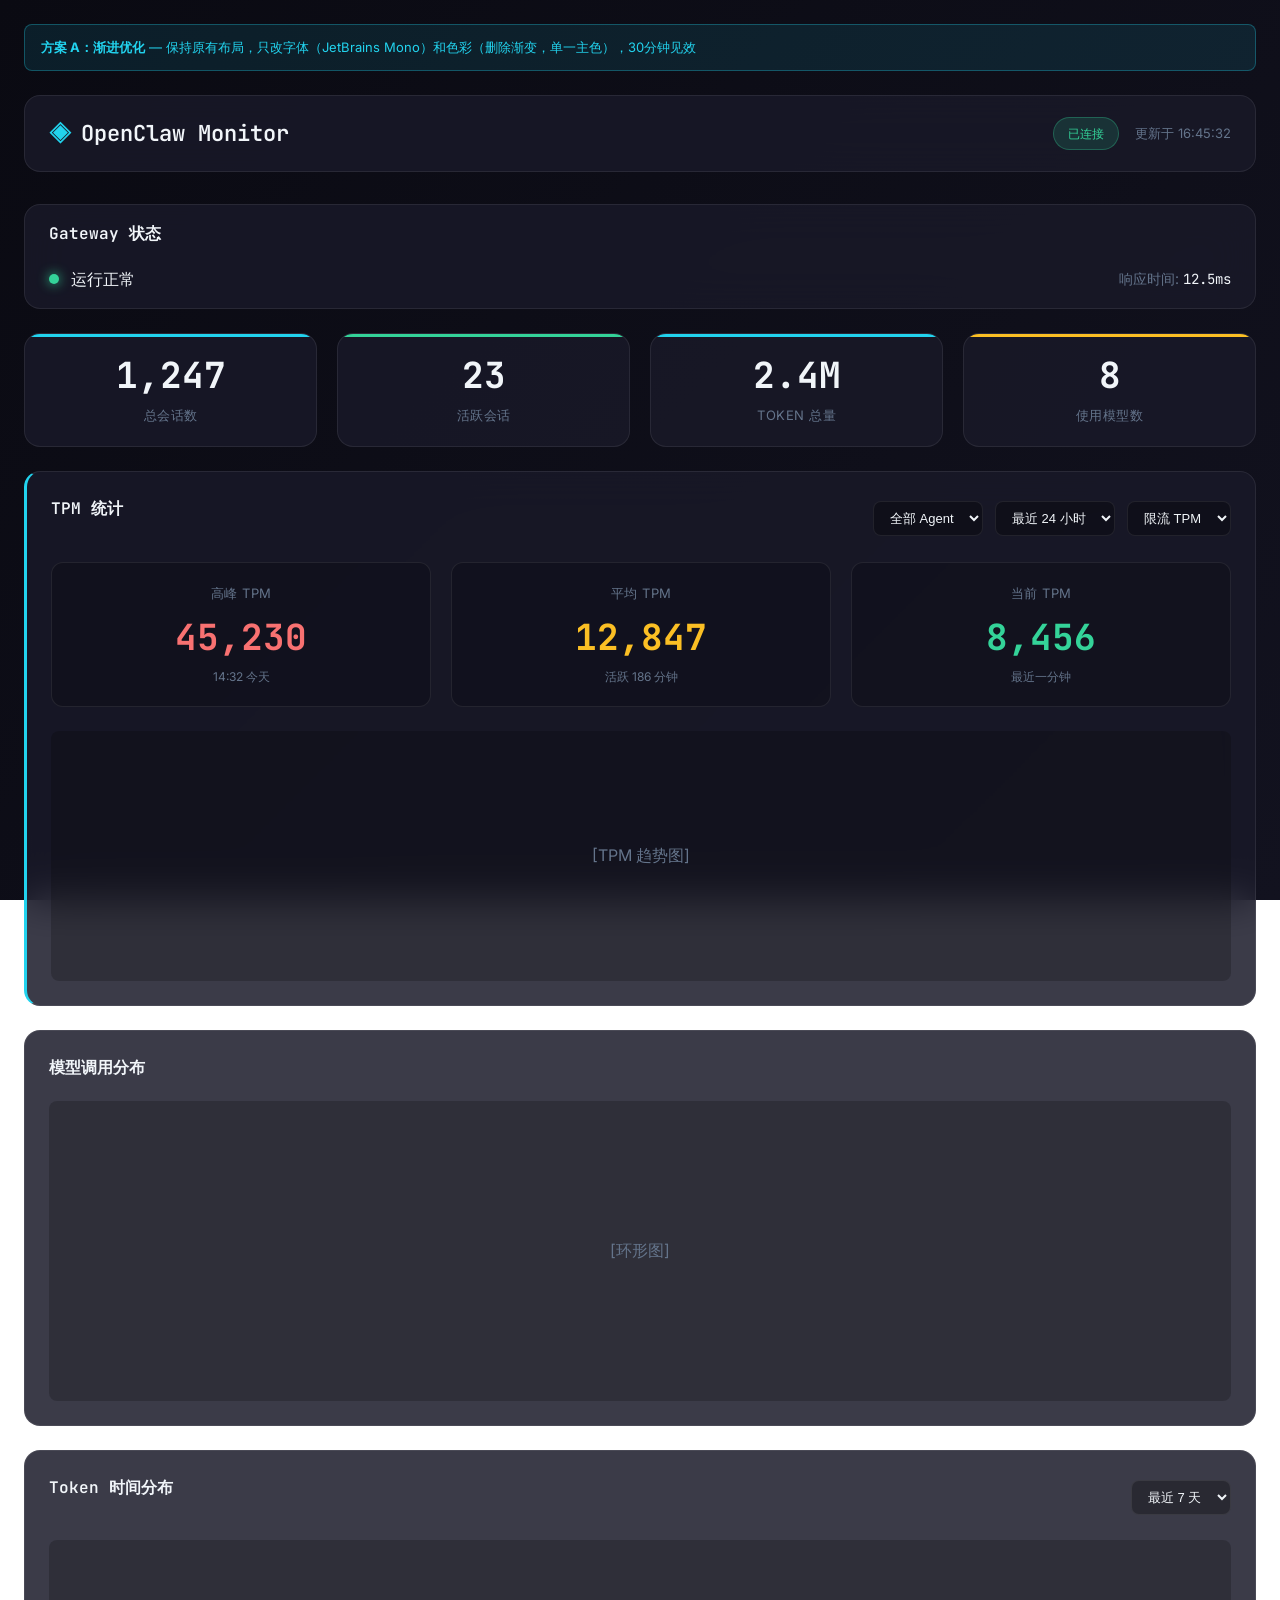
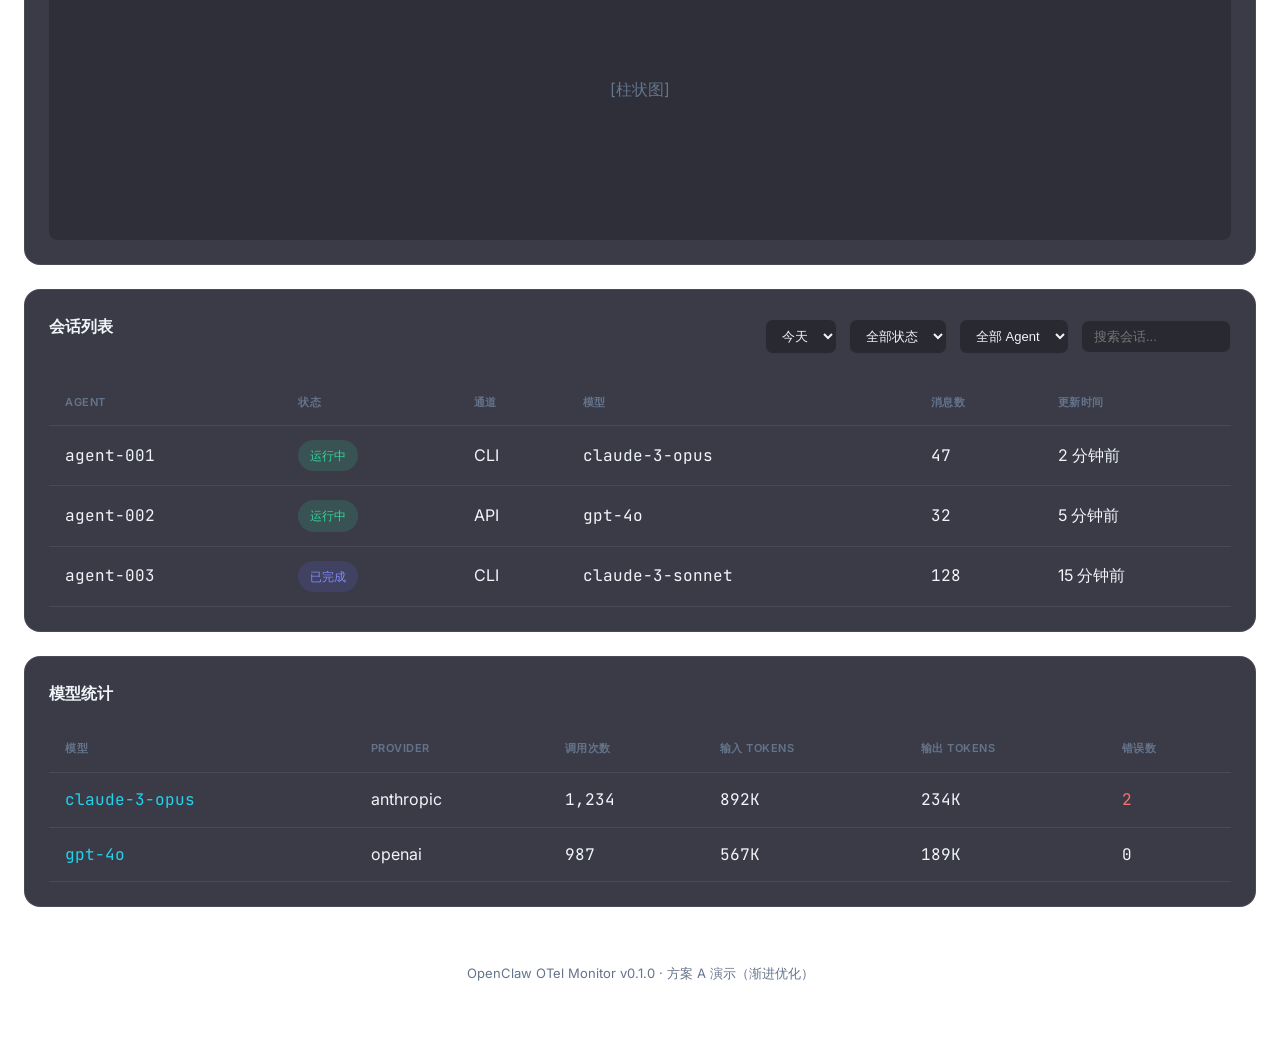
<file: demo-plan-a.html>
<!DOCTYPE html>
<html lang="zh-CN">
<head>
    <meta charset="UTF-8">
    <meta name="viewport" content="width=device-width, initial-scale=1.0">
    <title>OpenClaw Monitor - 方案 A 演示（渐进优化）</title>
    <link rel="preconnect" href="https://fonts.googleapis.com">
    <link rel="preconnect" href="https://fonts.gstatic.com" crossorigin>
    <link href="https://fonts.googleapis.com/css2?family=JetBrains+Mono:wght@400;500;600;700&family=Inter:wght@400;500;600&display=swap" rel="stylesheet">
    <style>
        /* 方案 A：渐进优化 - 保持原有布局，只改字体和色彩 */
        
        *, *::before, *::after {
            margin: 0;
            padding: 0;
            box-sizing: border-box;
        }

        :root {
            /* Background - 保持原有 */
            --bg-gradient-start: #0a0a12;
            --bg-gradient-end: #12121f;
            
            /* Card */
            --card-bg: rgba(25, 25, 40, 0.85);
            --card-border: rgba(255, 255, 255, 0.08);
            
            /* 精简后的色彩系统 - 单一主色 */
            --primary: #22d3ee;  /* 青色作为唯一主色 */
            --success: #34d399;
            --warning: #fbbf24;
            --error: #f87171;
            
            /* Text */
            --text-primary: #f1f5f9;
            --text-secondary: #94a3b8;
            --text-muted: #64748b;
        }

        body {
            font-family: 'Inter', -apple-system, BlinkMacSystemFont, sans-serif;
            background: linear-gradient(135deg, var(--bg-gradient-start) 0%, var(--bg-gradient-end) 100%);
            background-attachment: fixed;
            color: var(--text-primary);
            line-height: 1.6;
            min-height: 100vh;
        }

        /* JetBrains Mono for numbers */
        .mono, .stat-value, .tpm-stat-value, td:nth-child(4), td:nth-child(5) {
            font-family: 'JetBrains Mono', monospace;
        }

        .container {
            max-width: 1400px;
            margin: 0 auto;
            padding: 24px;
        }

        /* Header */
        header {
            display: flex;
            justify-content: space-between;
            align-items: center;
            margin-bottom: 32px;
            padding: 20px 24px;
            background: var(--card-bg);
            backdrop-filter: blur(20px);
            border: 1px solid var(--card-border);
            border-radius: 16px;
        }

        header h1 {
            font-family: 'JetBrains Mono', monospace;
            font-size: 22px;
            font-weight: 600;
            color: var(--text-primary);
            display: flex;
            align-items: center;
            gap: 10px;
        }

        .status-bar {
            display: flex;
            gap: 16px;
            align-items: center;
        }

        .status-badge {
            padding: 6px 14px;
            border-radius: 20px;
            font-size: 12px;
            font-weight: 500;
            background: rgba(52, 211, 153, 0.15);
            color: var(--success);
            border: 1px solid rgba(52, 211, 153, 0.3);
        }

        /* Cards */
        .card {
            background: var(--card-bg);
            backdrop-filter: blur(20px);
            border: 1px solid var(--card-border);
            border-radius: 16px;
            padding: 24px;
            margin-bottom: 24px;
        }

        .card h2 {
            font-family: 'JetBrains Mono', monospace;
            font-size: 16px;
            font-weight: 600;
            margin-bottom: 20px;
            color: var(--text-primary);
        }

        .card-header {
            display: flex;
            justify-content: space-between;
            align-items: center;
            margin-bottom: 20px;
        }

        /* Gateway Card - 缩小高度 */
        .gateway-card {
            padding: 16px 24px;
        }

        .gateway-info {
            display: flex;
            justify-content: space-between;
            align-items: center;
        }

        .gateway-status {
            display: flex;
            align-items: center;
            gap: 12px;
            font-size: 16px;
        }

        .status-indicator {
            width: 10px;
            height: 10px;
            border-radius: 50%;
            background-color: var(--success);
            box-shadow: 0 0 12px var(--success);
            animation: pulse 2s infinite;
        }

        @keyframes pulse {
            0%, 100% { opacity: 1; transform: scale(1); }
            50% { opacity: 0.7; transform: scale(0.95); }
        }

        /* Stats Grid - 数值字号缩小 */
        .stats-grid {
            display: grid;
            grid-template-columns: repeat(4, 1fr);
            gap: 20px;
            margin-bottom: 24px;
        }

        .stat-card {
            background: var(--card-bg);
            border: 1px solid var(--card-border);
            border-radius: 16px;
            padding: 20px;
            text-align: center;
            position: relative;
            overflow: hidden;
        }

        /* 单色渐变条，不再用多色 */
        .stat-card::before {
            content: '';
            position: absolute;
            top: 0;
            left: 0;
            right: 0;
            height: 3px;
            background: var(--primary);
        }

        .stat-card:nth-child(2)::before { background: var(--success); }
        .stat-card:nth-child(3)::before { background: var(--primary); }
        .stat-card:nth-child(4)::before { background: var(--warning); }

        /* 关键改动：数值改为纯白，不用渐变 */
        .stat-value {
            font-size: 36px;
            font-weight: 700;
            color: var(--text-primary);  /* 纯白，不用渐变 */
            line-height: 1.2;
        }

        .stat-label {
            font-size: 13px;
            color: var(--text-muted);
            margin-top: 8px;
            text-transform: uppercase;
            letter-spacing: 0.5px;
        }

        /* TPM Card */
        .tpm-card {
            border-left: 3px solid var(--primary);
        }

        .tpm-stats-grid {
            display: grid;
            grid-template-columns: repeat(3, 1fr);
            gap: 20px;
            margin-bottom: 24px;
        }

        .tpm-stat-item {
            text-align: center;
            padding: 20px;
            background: rgba(0, 0, 0, 0.2);
            border-radius: 12px;
            border: 1px solid var(--card-border);
        }

        .tpm-stat-label {
            font-size: 13px;
            color: var(--text-muted);
            margin-bottom: 12px;
            text-transform: uppercase;
            letter-spacing: 0.5px;
        }

        /* 关键改动：数值用纯色，不用渐变 */
        .tpm-stat-value {
            font-size: 36px;
            font-weight: 700;
            line-height: 1.2;
        }

        .tpm-stat-value.peak { color: var(--error); }
        .tpm-stat-value.avg { color: var(--warning); }
        .tpm-stat-value.current { color: var(--success); }

        .tpm-stat-time {
            font-size: 12px;
            color: var(--text-muted);
            margin-top: 8px;
        }

        /* Filters */
        .filters {
            display: flex;
            gap: 12px;
            flex-wrap: wrap;
            align-items: center;
        }

        .filters select, .filters input {
            padding: 8px 12px;
            border: 1px solid var(--card-border);
            border-radius: 8px;
            background: rgba(0, 0, 0, 0.3);
            color: var(--text-primary);
            font-size: 13px;
        }

        /* Charts */
        .chart-container {
            height: 250px;
            background: rgba(0, 0, 0, 0.2);
            border-radius: 8px;
            display: flex;
            align-items: center;
            justify-content: center;
            color: var(--text-muted);
        }

        /* Tables */
        .sessions-table, .models-table {
            width: 100%;
            border-collapse: collapse;
        }

        .sessions-table th, .sessions-table td,
        .models-table th, .models-table td {
            padding: 14px 16px;
            text-align: left;
            border-bottom: 1px solid var(--card-border);
        }

        .sessions-table th, .models-table th {
            font-size: 11px;
            font-weight: 600;
            color: var(--text-muted);
            text-transform: uppercase;
            letter-spacing: 0.5px;
        }

        .sessions-table tr:hover, .models-table tr:hover {
            background: rgba(255, 255, 255, 0.02);
        }

        /* Status Cell */
        .status-cell {
            display: inline-flex;
            align-items: center;
            padding: 6px 12px;
            border-radius: 20px;
            font-size: 12px;
            font-weight: 500;
        }

        .status-cell.WORKING {
            background: rgba(52, 211, 153, 0.15);
            color: var(--success);
        }

        .status-cell.FINISHED {
            background: rgba(99, 102, 241, 0.15);
            color: #818cf8;
        }

        .status-cell.INTERRUPTED {
            background: rgba(248, 113, 113, 0.15);
            color: var(--error);
        }

        /* Footer */
        footer {
            text-align: center;
            padding: 32px;
            color: var(--text-muted);
            font-size: 13px;
        }

        /* Demo Note */
        .demo-note {
            background: rgba(34, 211, 238, 0.1);
            border: 1px solid rgba(34, 211, 238, 0.3);
            border-radius: 8px;
            padding: 12px 16px;
            margin-bottom: 24px;
            font-size: 13px;
            color: var(--primary);
        }

        /* Responsive */
        @media (max-width: 1024px) {
            .stats-grid {
                grid-template-columns: repeat(2, 1fr);
            }
        }

        @media (max-width: 768px) {
            .stats-grid {
                grid-template-columns: 1fr;
            }
        }
    </style>
</head>
<body>
    <div class="container">
        <div class="demo-note">
            <strong>方案 A：渐进优化</strong> — 保持原有布局，只改字体（JetBrains Mono）和色彩（删除渐变，单一主色），30分钟见效
        </div>

        <header>
            <h1>
                <span style="color: var(--primary);">◈</span>
                OpenClaw Monitor
            </h1>
            <div class="status-bar">
                <span class="status-badge">已连接</span>
                <span style="color: var(--text-muted); font-size: 13px;">更新于 16:45:32</span>
            </div>
        </header>

        <!-- Gateway Status - 缩小 -->
        <section class="card gateway-card">
            <h2>Gateway 状态</h2>
            <div class="gateway-info">
                <div class="gateway-status">
                    <span class="status-indicator"></span>
                    <span>运行正常</span>
                </div>
                <div style="color: var(--text-muted); font-size: 14px;">
                    响应时间: <span class="mono" style="color: var(--text-primary);">12.5ms</span>
                </div>
            </div>
        </section>

        <!-- Quick Stats -->
        <section class="stats-grid">
            <div class="stat-card">
                <div class="stat-value">1,247</div>
                <div class="stat-label">总会话数</div>
            </div>
            <div class="stat-card">
                <div class="stat-value">23</div>
                <div class="stat-label">活跃会话</div>
            </div>
            <div class="stat-card">
                <div class="stat-value">2.4M</div>
                <div class="stat-label">Token 总量</div>
            </div>
            <div class="stat-card">
                <div class="stat-value">8</div>
                <div class="stat-label">使用模型数</div>
            </div>
        </section>

        <!-- TPM Stats -->
        <section class="card tpm-card">
            <div class="card-header">
                <h2>TPM 统计</h2>
                <div class="filters">
                    <select><option>全部 Agent</option></select>
                    <select><option>最近 24 小时</option></select>
                    <select><option>限流 TPM</option></select>
                </div>
            </div>
            <div class="tpm-stats-grid">
                <div class="tpm-stat-item">
                    <div class="tpm-stat-label">高峰 TPM</div>
                    <div class="tpm-stat-value peak">45,230</div>
                    <div class="tpm-stat-time">14:32 今天</div>
                </div>
                <div class="tpm-stat-item">
                    <div class="tpm-stat-label">平均 TPM</div>
                    <div class="tpm-stat-value avg">12,847</div>
                    <div class="tpm-stat-time">活跃 186 分钟</div>
                </div>
                <div class="tpm-stat-item">
                    <div class="tpm-stat-label">当前 TPM</div>
                    <div class="tpm-stat-value current">8,456</div>
                    <div class="tpm-stat-time">最近一分钟</div>
                </div>
            </div>
            <div class="chart-container">[TPM 趋势图]</div>
        </section>

        <!-- Model Distribution -->
        <section class="card">
            <h2>模型调用分布</h2>
            <div class="chart-container" style="height: 300px;">[环形图]</div>
        </section>

        <!-- Token Distribution -->
        <section class="card">
            <div class="card-header">
                <h2>Token 时间分布</h2>
                <div class="filters">
                    <select><option>最近 7 天</option></select>
                </div>
            </div>
            <div class="chart-container" style="height: 300px;">[柱状图]</div>
        </section>

        <!-- Sessions -->
        <section class="card">
            <div class="card-header">
                <h2>会话列表</h2>
                <div class="filters">
                    <select><option>今天</option></select>
                    <select><option>全部状态</option></select>
                    <select><option>全部 Agent</option></select>
                    <input type="text" placeholder="搜索会话..." style="width: 150px;">
                </div>
            </div>
            <table class="sessions-table">
                <thead>
                    <tr>
                        <th>Agent</th>
                        <th>状态</th>
                        <th>通道</th>
                        <th>模型</th>
                        <th>消息数</th>
                        <th>更新时间</th>
                    </tr>
                </thead>
                <tbody>
                    <tr>
                        <td class="mono">agent-001</td>
                        <td><span class="status-cell WORKING">运行中</span></td>
                        <td>CLI</td>
                        <td>claude-3-opus</td>
                        <td class="mono">47</td>
                        <td>2 分钟前</td>
                    </tr>
                    <tr>
                        <td class="mono">agent-002</td>
                        <td><span class="status-cell WORKING">运行中</span></td>
                        <td>API</td>
                        <td>gpt-4o</td>
                        <td class="mono">32</td>
                        <td>5 分钟前</td>
                    </tr>
                    <tr>
                        <td class="mono">agent-003</td>
                        <td><span class="status-cell FINISHED">已完成</span></td>
                        <td>CLI</td>
                        <td>claude-3-sonnet</td>
                        <td class="mono">128</td>
                        <td>15 分钟前</td>
                    </tr>
                </tbody>
            </table>
        </section>

        <!-- Model Stats -->
        <section class="card">
            <h2>模型统计</h2>
            <table class="models-table">
                <thead>
                    <tr>
                        <th>模型</th>
                        <th>Provider</th>
                        <th>调用次数</th>
                        <th>输入 Tokens</th>
                        <th>输出 Tokens</th>
                        <th>错误数</th>
                    </tr>
                </thead>
                <tbody>
                    <tr>
                        <td class="mono" style="color: var(--primary);">claude-3-opus</td>
                        <td>anthropic</td>
                        <td class="mono">1,234</td>
                        <td class="mono">892K</td>
                        <td class="mono">234K</td>
                        <td class="mono" style="color: var(--error);">2</td>
                    </tr>
                    <tr>
                        <td class="mono" style="color: var(--primary);">gpt-4o</td>
                        <td>openai</td>
                        <td class="mono">987</td>
                        <td class="mono">567K</td>
                        <td class="mono">189K</td>
                        <td class="mono">0</td>
                    </tr>
                </tbody>
            </table>
        </section>

        <footer>
            OpenClaw OTel Monitor v0.1.0 · 方案 A 演示（渐进优化）
        </footer>
    </div>
</body>
</html>
</file>
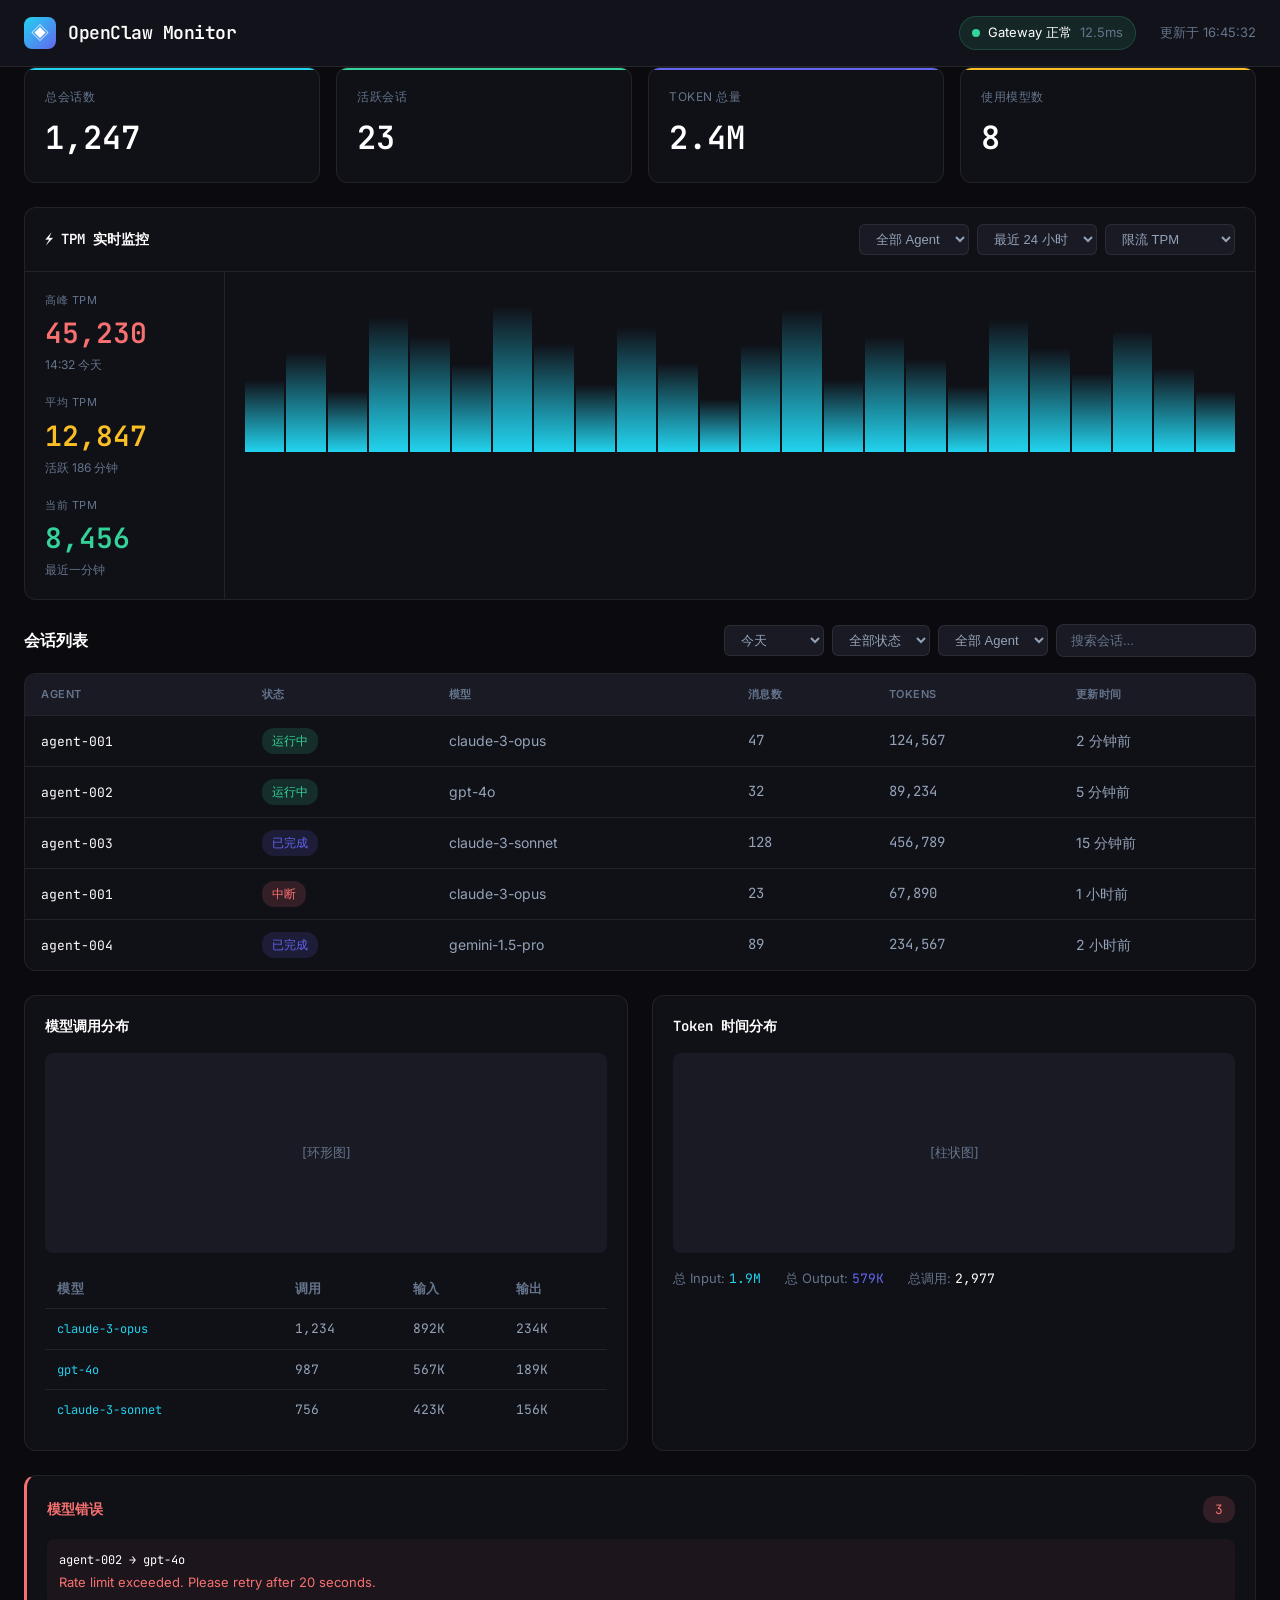
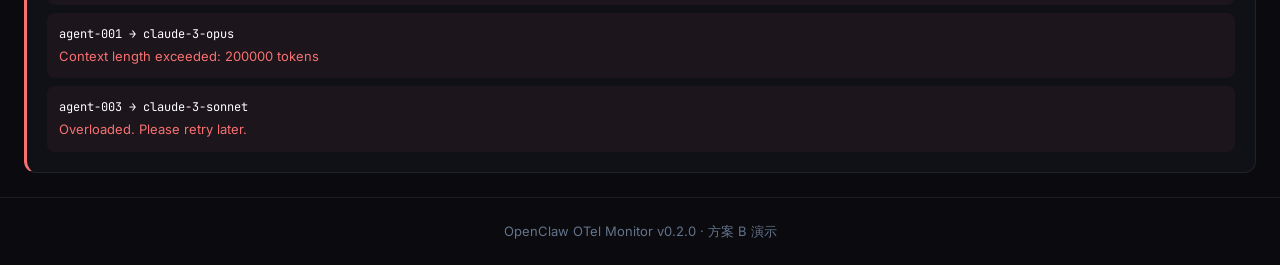
<file: demo-plan-b.html>
<!DOCTYPE html>
<html lang="zh-CN">
<head>
    <meta charset="UTF-8">
    <meta name="viewport" content="width=device-width, initial-scale=1.0">
    <title>OpenClaw Monitor - 方案 B 演示</title>
    <link rel="preconnect" href="https://fonts.googleapis.com">
    <link rel="preconnect" href="https://fonts.gstatic.com" crossorigin>
    <link href="https://fonts.googleapis.com/css2?family=JetBrains+Mono:wght@400;500;600;700&family=Inter:wght@400;500;600&display=swap" rel="stylesheet">
    <style>
        /* CSS Reset & Variables */
        *, *::before, *::after {
            margin: 0;
            padding: 0;
            box-sizing: border-box;
        }

        :root {
            --bg-primary: #0a0a0f;
            --bg-secondary: #12121a;
            --bg-tertiary: #1a1a24;
            --bg-card: rgba(18, 18, 26, 0.8);
            --border-color: rgba(255, 255, 255, 0.08);
            --border-hover: rgba(255, 255, 255, 0.15);
            
            --text-primary: #ffffff;
            --text-secondary: #94a3b8;
            --text-muted: #64748b;
            
            --accent-cyan: #22d3ee;
            --accent-purple: #6366f1;
            --accent-green: #34d399;
            --accent-orange: #fbbf24;
            --accent-red: #f87171;
        }

        body {
            font-family: 'Inter', -apple-system, BlinkMacSystemFont, sans-serif;
            background: var(--bg-primary);
            color: var(--text-primary);
            line-height: 1.5;
            min-height: 100vh;
        }

        /* Typography - JetBrains Mono for numbers */
        .mono {
            font-family: 'JetBrains Mono', 'SF Mono', monospace;
        }

        /* Layout */
        .container {
            max-width: 1440px;
            margin: 0 auto;
            padding: 0 24px;
        }

        /* Header */
        header {
            display: flex;
            justify-content: space-between;
            align-items: center;
            padding: 16px 24px;
            background: var(--bg-secondary);
            border-bottom: 1px solid var(--border-color);
            position: sticky;
            top: 0;
            z-index: 100;
        }

        .logo {
            display: flex;
            align-items: center;
            gap: 12px;
        }

        .logo-icon {
            width: 32px;
            height: 32px;
            background: linear-gradient(135deg, var(--accent-cyan), var(--accent-purple));
            border-radius: 8px;
            display: flex;
            align-items: center;
            justify-content: center;
            font-size: 18px;
        }

        .logo-text {
            font-family: 'JetBrains Mono', monospace;
            font-size: 18px;
            font-weight: 600;
            letter-spacing: -0.5px;
        }

        .header-right {
            display: flex;
            align-items: center;
            gap: 24px;
        }

        /* Gateway Status - Inline in header */
        .gateway-status {
            display: flex;
            align-items: center;
            gap: 8px;
            padding: 6px 12px;
            background: rgba(52, 211, 153, 0.1);
            border: 1px solid rgba(52, 211, 153, 0.2);
            border-radius: 20px;
            font-size: 13px;
        }

        .status-dot {
            width: 8px;
            height: 8px;
            background: var(--accent-green);
            border-radius: 50%;
            animation: pulse 2s infinite;
        }

        @keyframes pulse {
            0%, 100% { opacity: 1; }
            50% { opacity: 0.5; }
        }

        .last-update {
            color: var(--text-muted);
            font-size: 13px;
        }

        /* Main Content */
        main {
            padding: 24px 0;
        }

        /* Stats Grid - First priority */
        .stats-grid {
            display: grid;
            grid-template-columns: repeat(4, 1fr);
            gap: 16px;
            margin-bottom: 24px;
        }

        .stat-card {
            background: var(--bg-card);
            border: 1px solid var(--border-color);
            border-radius: 12px;
            padding: 20px;
            position: relative;
            overflow: hidden;
            transition: border-color 0.2s;
        }

        .stat-card:hover {
            border-color: var(--border-hover);
        }

        .stat-card::before {
            content: '';
            position: absolute;
            top: 0;
            left: 0;
            right: 0;
            height: 2px;
        }

        .stat-card:nth-child(1)::before { background: var(--accent-cyan); }
        .stat-card:nth-child(2)::before { background: var(--accent-green); }
        .stat-card:nth-child(3)::before { background: var(--accent-purple); }
        .stat-card:nth-child(4)::before { background: var(--accent-orange); }

        .stat-label {
            font-size: 12px;
            color: var(--text-muted);
            text-transform: uppercase;
            letter-spacing: 0.5px;
            margin-bottom: 8px;
        }

        .stat-value {
            font-family: 'JetBrains Mono', monospace;
            font-size: 32px;
            font-weight: 600;
            color: var(--text-primary);
        }

        /* TPM Section */
        .tpm-section {
            background: var(--bg-card);
            border: 1px solid var(--border-color);
            border-radius: 12px;
            margin-bottom: 24px;
            overflow: hidden;
        }

        .tpm-header {
            display: flex;
            justify-content: space-between;
            align-items: center;
            padding: 16px 20px;
            border-bottom: 1px solid var(--border-color);
        }

        .tpm-title {
            font-family: 'JetBrains Mono', monospace;
            font-size: 14px;
            font-weight: 600;
            color: var(--text-primary);
        }

        .tpm-filters {
            display: flex;
            gap: 8px;
        }

        .filter-select {
            padding: 6px 12px;
            background: var(--bg-tertiary);
            border: 1px solid var(--border-color);
            border-radius: 6px;
            color: var(--text-secondary);
            font-size: 13px;
            cursor: pointer;
        }

        .filter-select:focus {
            outline: none;
            border-color: var(--accent-cyan);
        }

        .tpm-body {
            display: grid;
            grid-template-columns: 200px 1fr;
            gap: 0;
        }

        .tpm-stats {
            padding: 20px;
            border-right: 1px solid var(--border-color);
        }

        .tpm-stat {
            margin-bottom: 20px;
        }

        .tpm-stat:last-child {
            margin-bottom: 0;
        }

        .tpm-stat-label {
            font-size: 11px;
            color: var(--text-muted);
            text-transform: uppercase;
            letter-spacing: 0.5px;
            margin-bottom: 4px;
        }

        .tpm-stat-value {
            font-family: 'JetBrains Mono', monospace;
            font-size: 28px;
            font-weight: 600;
        }

        .tpm-stat-value.peak { color: var(--accent-red); }
        .tpm-stat-value.avg { color: var(--accent-orange); }
        .tpm-stat-value.current { color: var(--accent-green); }

        .tpm-stat-meta {
            font-size: 12px;
            color: var(--text-muted);
            margin-top: 2px;
        }

        .tpm-chart {
            padding: 20px;
            display: flex;
            align-items: flex-end;
            gap: 2px;
            height: 200px;
        }

        .chart-bar {
            flex: 1;
            background: linear-gradient(to top, var(--accent-cyan), transparent);
            border-radius: 2px 2px 0 0;
            min-height: 4px;
            transition: opacity 0.2s;
        }

        .chart-bar:hover {
            opacity: 0.8;
        }

        /* Sessions Section - Second priority */
        .section-header {
            display: flex;
            justify-content: space-between;
            align-items: center;
            margin-bottom: 16px;
        }

        .section-title {
            font-family: 'JetBrains Mono', monospace;
            font-size: 16px;
            font-weight: 600;
        }

        .section-filters {
            display: flex;
            gap: 8px;
            align-items: center;
        }

        .search-input {
            padding: 8px 14px;
            background: var(--bg-tertiary);
            border: 1px solid var(--border-color);
            border-radius: 8px;
            color: var(--text-primary);
            font-size: 13px;
            width: 200px;
        }

        .search-input::placeholder {
            color: var(--text-muted);
        }

        .search-input:focus {
            outline: none;
            border-color: var(--accent-cyan);
        }

        /* Table */
        .table-container {
            background: var(--bg-card);
            border: 1px solid var(--border-color);
            border-radius: 12px;
            overflow: hidden;
            margin-bottom: 24px;
        }

        table {
            width: 100%;
            border-collapse: collapse;
        }

        th, td {
            padding: 12px 16px;
            text-align: left;
            border-bottom: 1px solid var(--border-color);
        }

        th {
            font-size: 11px;
            font-weight: 600;
            color: var(--text-muted);
            text-transform: uppercase;
            letter-spacing: 0.5px;
            background: var(--bg-tertiary);
        }

        tr:last-child td {
            border-bottom: none;
        }

        tr:hover td {
            background: rgba(255, 255, 255, 0.02);
        }

        td {
            font-size: 14px;
            color: var(--text-secondary);
        }

        .agent-name {
            font-family: 'JetBrains Mono', monospace;
            font-size: 13px;
            color: var(--text-primary);
        }

        .status-badge {
            display: inline-flex;
            align-items: center;
            padding: 4px 10px;
            border-radius: 12px;
            font-size: 12px;
            font-weight: 500;
        }

        .status-badge.working {
            background: rgba(52, 211, 153, 0.15);
            color: var(--accent-green);
        }

        .status-badge.finished {
            background: rgba(99, 102, 241, 0.15);
            color: var(--accent-purple);
        }

        .status-badge.interrupted {
            background: rgba(248, 113, 113, 0.15);
            color: var(--accent-red);
        }

        /* Charts Grid */
        .charts-grid {
            display: grid;
            grid-template-columns: 1fr 1fr;
            gap: 24px;
            margin-bottom: 24px;
        }

        .chart-card {
            background: var(--bg-card);
            border: 1px solid var(--border-color);
            border-radius: 12px;
            padding: 20px;
        }

        .chart-card-title {
            font-family: 'JetBrains Mono', monospace;
            font-size: 14px;
            font-weight: 600;
            margin-bottom: 16px;
            color: var(--text-primary);
        }

        .chart-placeholder {
            height: 200px;
            background: var(--bg-tertiary);
            border-radius: 8px;
            display: flex;
            align-items: center;
            justify-content: center;
            color: var(--text-muted);
            font-size: 13px;
        }

        /* Model Stats - Compact table inside chart card */
        .model-stats-table {
            width: 100%;
            margin-top: 16px;
        }

        .model-stats-table th,
        .model-stats-table td {
            padding: 10px 12px;
            font-size: 13px;
        }

        .model-stats-table th {
            background: transparent;
            border-bottom: 1px solid var(--border-color);
        }

        .model-name {
            font-family: 'JetBrains Mono', monospace;
            font-size: 12px;
            color: var(--accent-cyan);
        }

        /* Errors Section */
        .errors-section {
            background: var(--bg-card);
            border: 1px solid var(--border-color);
            border-radius: 12px;
            border-left: 3px solid var(--accent-red);
            padding: 20px;
        }

        .errors-header {
            display: flex;
            justify-content: space-between;
            align-items: center;
            margin-bottom: 16px;
        }

        .errors-title {
            font-family: 'JetBrains Mono', monospace;
            font-size: 14px;
            font-weight: 600;
            color: var(--accent-red);
        }

        .error-count {
            background: rgba(248, 113, 113, 0.15);
            color: var(--accent-red);
            padding: 4px 12px;
            border-radius: 12px;
            font-size: 13px;
            font-family: 'JetBrains Mono', monospace;
        }

        .error-item {
            padding: 12px;
            background: rgba(248, 113, 113, 0.05);
            border-radius: 8px;
            margin-bottom: 8px;
            font-size: 13px;
        }

        .error-item:last-child {
            margin-bottom: 0;
        }

        .error-agent {
            font-family: 'JetBrains Mono', monospace;
            font-size: 12px;
            color: var(--text-primary);
            margin-bottom: 4px;
        }

        .error-message {
            color: var(--accent-red);
            font-size: 13px;
        }

        /* Footer */
        footer {
            text-align: center;
            padding: 24px;
            color: var(--text-muted);
            font-size: 13px;
            border-top: 1px solid var(--border-color);
            margin-top: 24px;
        }

        /* Responsive */
        @media (max-width: 1024px) {
            .stats-grid {
                grid-template-columns: repeat(2, 1fr);
            }
            
            .charts-grid {
                grid-template-columns: 1fr;
            }
            
            .tpm-body {
                grid-template-columns: 1fr;
            }
            
            .tpm-stats {
                border-right: none;
                border-bottom: 1px solid var(--border-color);
            }
        }

        @media (max-width: 768px) {
            .stats-grid {
                grid-template-columns: 1fr;
            }
            
            .header-right {
                gap: 12px;
            }
            
            .last-update {
                display: none;
            }
            
            .section-filters {
                flex-wrap: wrap;
            }
        }
    </style>
</head>
<body>
    <header>
        <div class="logo">
            <div class="logo-icon">◈</div>
            <span class="logo-text">OpenClaw Monitor</span>
        </div>
        <div class="header-right">
            <div class="gateway-status">
                <span class="status-dot"></span>
                <span>Gateway 正常</span>
                <span style="color: var(--text-muted);">12.5ms</span>
            </div>
            <span class="last-update">更新于 16:45:32</span>
        </div>
    </header>

    <main class="container">
        <!-- Stats Grid - First Screen -->
        <section class="stats-grid">
            <div class="stat-card">
                <div class="stat-label">总会话数</div>
                <div class="stat-value mono">1,247</div>
            </div>
            <div class="stat-card">
                <div class="stat-label">活跃会话</div>
                <div class="stat-value mono">23</div>
            </div>
            <div class="stat-card">
                <div class="stat-label">Token 总量</div>
                <div class="stat-value mono">2.4M</div>
            </div>
            <div class="stat-card">
                <div class="stat-label">使用模型数</div>
                <div class="stat-value mono">8</div>
            </div>
        </section>

        <!-- TPM Section - Real-time Monitor -->
        <section class="tpm-section">
            <div class="tpm-header">
                <span class="tpm-title">⚡ TPM 实时监控</span>
                <div class="tpm-filters">
                    <select class="filter-select">
                        <option>全部 Agent</option>
                        <option>agent-001</option>
                        <option>agent-002</option>
                    </select>
                    <select class="filter-select">
                        <option>最近 24 小时</option>
                        <option>最近 1 小时</option>
                        <option>最近 7 天</option>
                    </select>
                    <select class="filter-select">
                        <option>限流 TPM</option>
                        <option>实际消耗 TPM</option>
                    </select>
                </div>
            </div>
            <div class="tpm-body">
                <div class="tpm-stats">
                    <div class="tpm-stat">
                        <div class="tpm-stat-label">高峰 TPM</div>
                        <div class="tpm-stat-value peak mono">45,230</div>
                        <div class="tpm-stat-meta">14:32 今天</div>
                    </div>
                    <div class="tpm-stat">
                        <div class="tpm-stat-label">平均 TPM</div>
                        <div class="tpm-stat-value avg mono">12,847</div>
                        <div class="tpm-stat-meta">活跃 186 分钟</div>
                    </div>
                    <div class="tpm-stat">
                        <div class="tpm-stat-label">当前 TPM</div>
                        <div class="tpm-stat-value current mono">8,456</div>
                        <div class="tpm-stat-meta">最近一分钟</div>
                    </div>
                </div>
                <div class="tpm-chart">
                    <!-- Simulated chart bars -->
                    <div class="chart-bar" style="height: 45%;"></div>
                    <div class="chart-bar" style="height: 62%;"></div>
                    <div class="chart-bar" style="height: 38%;"></div>
                    <div class="chart-bar" style="height: 85%;"></div>
                    <div class="chart-bar" style="height: 72%;"></div>
                    <div class="chart-bar" style="height: 55%;"></div>
                    <div class="chart-bar" style="height: 91%;"></div>
                    <div class="chart-bar" style="height: 68%;"></div>
                    <div class="chart-bar" style="height: 42%;"></div>
                    <div class="chart-bar" style="height: 78%;"></div>
                    <div class="chart-bar" style="height: 56%;"></div>
                    <div class="chart-bar" style="height: 33%;"></div>
                    <div class="chart-bar" style="height: 67%;"></div>
                    <div class="chart-bar" style="height: 89%;"></div>
                    <div class="chart-bar" style="height: 45%;"></div>
                    <div class="chart-bar" style="height: 72%;"></div>
                    <div class="chart-bar" style="height: 58%;"></div>
                    <div class="chart-bar" style="height: 41%;"></div>
                    <div class="chart-bar" style="height: 83%;"></div>
                    <div class="chart-bar" style="height: 65%;"></div>
                    <div class="chart-bar" style="height: 49%;"></div>
                    <div class="chart-bar" style="height: 76%;"></div>
                    <div class="chart-bar" style="height: 52%;"></div>
                    <div class="chart-bar" style="height: 38%;"></div>
                </div>
            </div>
        </section>

        <!-- Sessions Table - Second Screen -->
        <section>
            <div class="section-header">
                <h2 class="section-title">会话列表</h2>
                <div class="section-filters">
                    <select class="filter-select">
                        <option>今天</option>
                        <option>最近 7 天</option>
                        <option>全部</option>
                    </select>
                    <select class="filter-select">
                        <option>全部状态</option>
                        <option>运行中</option>
                        <option>已完成</option>
                    </select>
                    <select class="filter-select">
                        <option>全部 Agent</option>
                    </select>
                    <input type="text" class="search-input" placeholder="搜索会话...">
                </div>
            </div>
            <div class="table-container">
                <table>
                    <thead>
                        <tr>
                            <th>Agent</th>
                            <th>状态</th>
                            <th>模型</th>
                            <th>消息数</th>
                            <th>Tokens</th>
                            <th>更新时间</th>
                        </tr>
                    </thead>
                    <tbody>
                        <tr>
                            <td><span class="agent-name">agent-001</span></td>
                            <td><span class="status-badge working">运行中</span></td>
                            <td>claude-3-opus</td>
                            <td class="mono">47</td>
                            <td class="mono">124,567</td>
                            <td>2 分钟前</td>
                        </tr>
                        <tr>
                            <td><span class="agent-name">agent-002</span></td>
                            <td><span class="status-badge working">运行中</span></td>
                            <td>gpt-4o</td>
                            <td class="mono">32</td>
                            <td class="mono">89,234</td>
                            <td>5 分钟前</td>
                        </tr>
                        <tr>
                            <td><span class="agent-name">agent-003</span></td>
                            <td><span class="status-badge finished">已完成</span></td>
                            <td>claude-3-sonnet</td>
                            <td class="mono">128</td>
                            <td class="mono">456,789</td>
                            <td>15 分钟前</td>
                        </tr>
                        <tr>
                            <td><span class="agent-name">agent-001</span></td>
                            <td><span class="status-badge interrupted">中断</span></td>
                            <td>claude-3-opus</td>
                            <td class="mono">23</td>
                            <td class="mono">67,890</td>
                            <td>1 小时前</td>
                        </tr>
                        <tr>
                            <td><span class="agent-name">agent-004</span></td>
                            <td><span class="status-badge finished">已完成</span></td>
                            <td>gemini-1.5-pro</td>
                            <td class="mono">89</td>
                            <td class="mono">234,567</td>
                            <td>2 小时前</td>
                        </tr>
                    </tbody>
                </table>
            </div>
        </section>

        <!-- Charts Grid - Third Screen -->
        <section class="charts-grid">
            <div class="chart-card">
                <h3 class="chart-card-title">模型调用分布</h3>
                <div class="chart-placeholder">[环形图]</div>
                <table class="model-stats-table">
                    <thead>
                        <tr>
                            <th>模型</th>
                            <th>调用</th>
                            <th>输入</th>
                            <th>输出</th>
                        </tr>
                    </thead>
                    <tbody>
                        <tr>
                            <td><span class="model-name">claude-3-opus</span></td>
                            <td class="mono">1,234</td>
                            <td class="mono">892K</td>
                            <td class="mono">234K</td>
                        </tr>
                        <tr>
                            <td><span class="model-name">gpt-4o</span></td>
                            <td class="mono">987</td>
                            <td class="mono">567K</td>
                            <td class="mono">189K</td>
                        </tr>
                        <tr>
                            <td><span class="model-name">claude-3-sonnet</span></td>
                            <td class="mono">756</td>
                            <td class="mono">423K</td>
                            <td class="mono">156K</td>
                        </tr>
                    </tbody>
                </table>
            </div>
            <div class="chart-card">
                <h3 class="chart-card-title">Token 时间分布</h3>
                <div class="chart-placeholder">[柱状图]</div>
                <div style="display: flex; gap: 24px; margin-top: 16px; font-size: 13px;">
                    <div>
                        <span style="color: var(--text-muted);">总 Input:</span>
                        <span class="mono" style="color: var(--accent-cyan);">1.9M</span>
                    </div>
                    <div>
                        <span style="color: var(--text-muted);">总 Output:</span>
                        <span class="mono" style="color: var(--accent-purple);">579K</span>
                    </div>
                    <div>
                        <span style="color: var(--text-muted);">总调用:</span>
                        <span class="mono">2,977</span>
                    </div>
                </div>
            </div>
        </section>

        <!-- Errors Section - Bottom -->
        <section class="errors-section">
            <div class="errors-header">
                <h3 class="errors-title">模型错误</h3>
                <span class="error-count mono">3</span>
            </div>
            <div class="error-item">
                <div class="error-agent">agent-002 → gpt-4o</div>
                <div class="error-message">Rate limit exceeded. Please retry after 20 seconds.</div>
            </div>
            <div class="error-item">
                <div class="error-agent">agent-001 → claude-3-opus</div>
                <div class="error-message">Context length exceeded: 200000 tokens</div>
            </div>
            <div class="error-item">
                <div class="error-agent">agent-003 → claude-3-sonnet</div>
                <div class="error-message">Overloaded. Please retry later.</div>
            </div>
        </section>
    </main>

    <footer>
        OpenClaw OTel Monitor v0.2.0 · 方案 B 演示
    </footer>
</body>
</html>
</file>
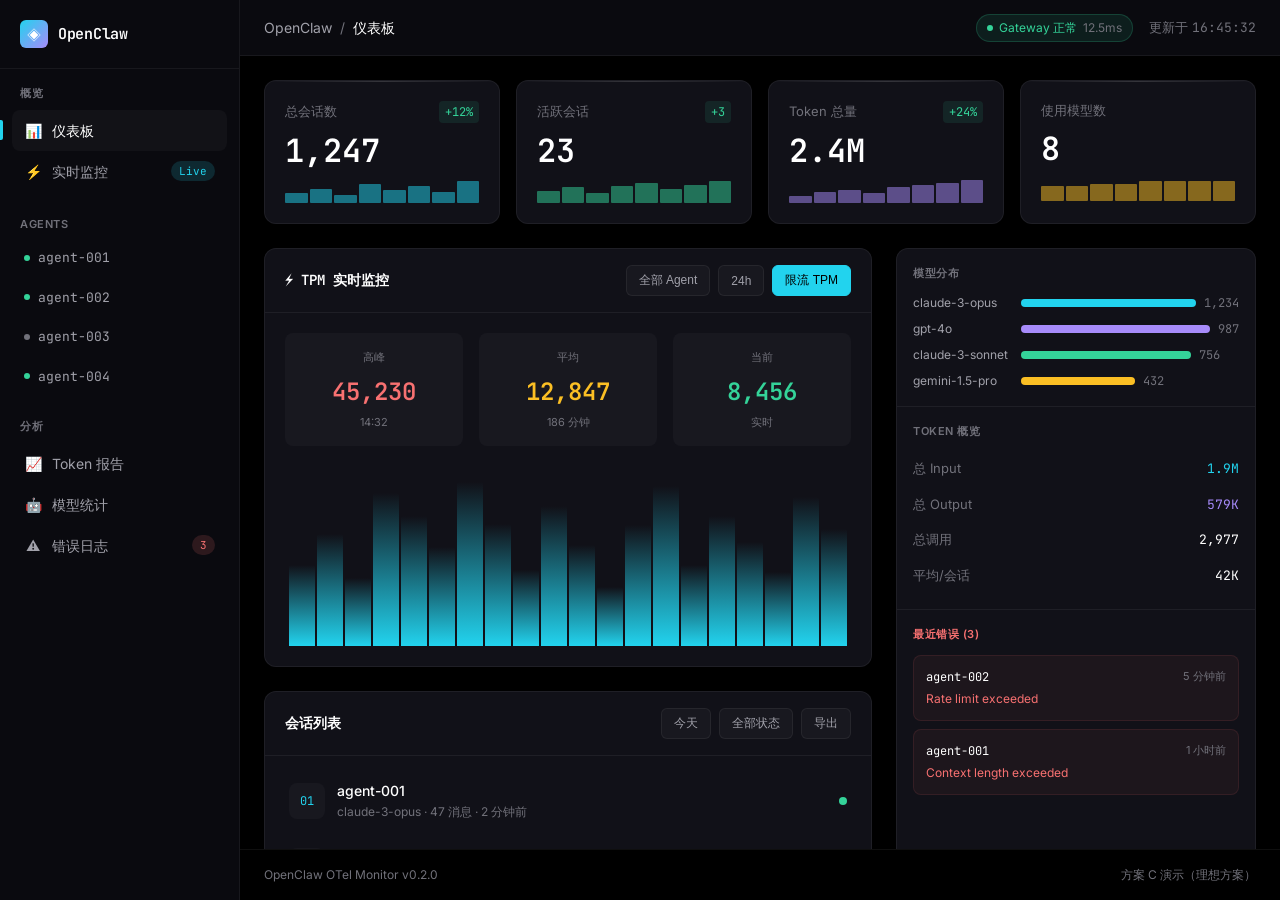
<file: demo-plan-c.html>
<!DOCTYPE html>
<html lang="zh-CN">
<head>
    <meta charset="UTF-8">
    <meta name="viewport" content="width=device-width, initial-scale=1.0">
    <title>OpenClaw Monitor - 方案 C 演示（理想方案）</title>
    <link rel="preconnect" href="https://fonts.googleapis.com">
    <link rel="preconnect" href="https://fonts.gstatic.com" crossorigin>
    <link href="https://fonts.googleapis.com/css2?family=JetBrains+Mono:wght@400;500;600;700&family=Inter:wght@400;500;600&display=swap" rel="stylesheet">
    <style>
        /* 方案 C：理想方案 - 对标 Vercel/Linear 的仪表板体验 */
        
        *, *::before, *::after {
            margin: 0;
            padding: 0;
            box-sizing: border-box;
        }

        :root {
            /* 深色主题 - 多层渐变 */
            --bg-base: #000000;
            --bg-subtle: #0a0a0f;
            --bg-surface: #111118;
            --bg-elevated: #18181f;
            --bg-overlay: rgba(255, 255, 255, 0.03);
            
            /* 边框 */
            --border-subtle: rgba(255, 255, 255, 0.06);
            --border-default: rgba(255, 255, 255, 0.1);
            --border-emphasis: rgba(255, 255, 255, 0.15);
            
            /* 文字 */
            --text-primary: #ffffff;
            --text-secondary: #a1a1aa;
            --text-muted: #71717a;
            
            /* 强调色 */
            --accent: #22d3ee;
            --accent-glow: rgba(34, 211, 238, 0.3);
            --success: #34d399;
            --warning: #fbbf24;
            --error: #f87171;
            --purple: #a78bfa;
            
            /* 语义色 */
            --cyan: #22d3ee;
            --green: #34d399;
            --orange: #fbbf24;
            --red: #f87171;
            --purple: #a78bfa;
            --pink: #f472b6;
        }

        html, body {
            height: 100%;
        }

        body {
            font-family: 'Inter', -apple-system, BlinkMacSystemFont, sans-serif;
            background: var(--bg-base);
            color: var(--text-primary);
            line-height: 1.5;
            display: flex;
            min-height: 100vh;
        }

        /* Mono font for numbers and code */
        .mono {
            font-family: 'JetBrains Mono', monospace;
        }

        /* ========== Sidebar Navigation ========== */
        .sidebar {
            width: 240px;
            background: var(--bg-subtle);
            border-right: 1px solid var(--border-subtle);
            display: flex;
            flex-direction: column;
            position: fixed;
            top: 0;
            left: 0;
            bottom: 0;
            z-index: 100;
        }

        .sidebar-header {
            padding: 20px;
            border-bottom: 1px solid var(--border-subtle);
        }

        .logo {
            display: flex;
            align-items: center;
            gap: 10px;
        }

        .logo-icon {
            width: 28px;
            height: 28px;
            background: linear-gradient(135deg, var(--cyan), var(--purple));
            border-radius: 6px;
            display: flex;
            align-items: center;
            justify-content: center;
            font-size: 14px;
        }

        .logo-text {
            font-family: 'JetBrains Mono', monospace;
            font-size: 15px;
            font-weight: 600;
            letter-spacing: -0.3px;
        }

        .sidebar-nav {
            flex: 1;
            padding: 16px 12px;
            overflow-y: auto;
        }

        .nav-section {
            margin-bottom: 24px;
        }

        .nav-section-title {
            font-size: 11px;
            font-weight: 600;
            color: var(--text-muted);
            text-transform: uppercase;
            letter-spacing: 0.5px;
            padding: 0 8px;
            margin-bottom: 8px;
        }

        .nav-item {
            display: flex;
            align-items: center;
            gap: 10px;
            padding: 10px 12px;
            border-radius: 8px;
            font-size: 14px;
            color: var(--text-secondary);
            cursor: pointer;
            transition: all 0.15s;
        }

        .nav-item:hover {
            background: var(--bg-overlay);
            color: var(--text-primary);
        }

        .nav-item.active {
            background: var(--bg-overlay);
            color: var(--text-primary);
        }

        .nav-item.active::before {
            content: '';
            position: absolute;
            left: 0;
            width: 3px;
            height: 20px;
            background: var(--accent);
            border-radius: 0 2px 2px 0;
        }

        .nav-icon {
            width: 18px;
            height: 18px;
            display: flex;
            align-items: center;
            justify-content: center;
            font-size: 14px;
        }

        .nav-badge {
            margin-left: auto;
            padding: 2px 8px;
            border-radius: 10px;
            font-size: 11px;
            font-family: 'JetBrains Mono', monospace;
            background: rgba(34, 211, 238, 0.15);
            color: var(--cyan);
        }

        /* Agent List in Sidebar */
        .agent-list {
            display: flex;
            flex-direction: column;
            gap: 4px;
        }

        .agent-item {
            display: flex;
            align-items: center;
            gap: 8px;
            padding: 8px 12px;
            border-radius: 6px;
            font-size: 13px;
            color: var(--text-secondary);
            cursor: pointer;
            transition: all 0.15s;
        }

        .agent-item:hover {
            background: var(--bg-overlay);
        }

        .agent-dot {
            width: 6px;
            height: 6px;
            border-radius: 50%;
            background: var(--green);
        }

        .agent-dot.idle {
            background: var(--text-muted);
        }

        /* ========== Main Content ========== */
        .main-content {
            flex: 1;
            margin-left: 240px;
            display: flex;
            flex-direction: column;
        }

        /* Top Bar */
        .topbar {
            height: 56px;
            background: var(--bg-subtle);
            border-bottom: 1px solid var(--border-subtle);
            display: flex;
            align-items: center;
            justify-content: space-between;
            padding: 0 24px;
            position: sticky;
            top: 0;
            z-index: 50;
        }

        .topbar-left {
            display: flex;
            align-items: center;
            gap: 16px;
        }

        .breadcrumb {
            display: flex;
            align-items: center;
            gap: 8px;
            font-size: 14px;
            color: var(--text-secondary);
        }

        .breadcrumb-sep {
            color: var(--text-muted);
        }

        .breadcrumb-current {
            color: var(--text-primary);
            font-weight: 500;
        }

        .topbar-right {
            display: flex;
            align-items: center;
            gap: 16px;
        }

        .gateway-status {
            display: flex;
            align-items: center;
            gap: 6px;
            padding: 4px 10px;
            background: rgba(52, 211, 153, 0.1);
            border: 1px solid rgba(52, 211, 153, 0.2);
            border-radius: 16px;
            font-size: 12px;
            color: var(--green);
        }

        .status-pulse {
            width: 6px;
            height: 6px;
            background: var(--green);
            border-radius: 50%;
            animation: pulse 2s infinite;
        }

        @keyframes pulse {
            0%, 100% { opacity: 1; }
            50% { opacity: 0.4; }
        }

        /* Content Area */
        .content {
            flex: 1;
            padding: 24px;
            overflow-y: auto;
        }

        /* ========== Dashboard Grid ========== */
        .dashboard-grid {
            display: grid;
            grid-template-columns: repeat(4, 1fr);
            gap: 16px;
            margin-bottom: 24px;
        }

        .stat-card {
            background: var(--bg-surface);
            border: 1px solid var(--border-subtle);
            border-radius: 12px;
            padding: 20px;
            position: relative;
            overflow: hidden;
        }

        .stat-card::before {
            content: '';
            position: absolute;
            top: 0;
            left: 0;
            right: 0;
            height: 1px;
            background: linear-gradient(90deg, transparent, var(--border-emphasis), transparent);
        }

        .stat-card:hover {
            border-color: var(--border-default);
        }

        .stat-header {
            display: flex;
            justify-content: space-between;
            align-items: center;
            margin-bottom: 12px;
        }

        .stat-label {
            font-size: 13px;
            color: var(--text-muted);
        }

        .stat-trend {
            font-size: 12px;
            font-family: 'JetBrains Mono', monospace;
            padding: 2px 6px;
            border-radius: 4px;
        }

        .stat-trend.up {
            background: rgba(52, 211, 153, 0.1);
            color: var(--green);
        }

        .stat-trend.down {
            background: rgba(248, 113, 113, 0.1);
            color: var(--red);
        }

        .stat-value {
            font-family: 'JetBrains Mono', monospace;
            font-size: 32px;
            font-weight: 600;
            color: var(--text-primary);
            line-height: 1;
        }

        .stat-sparkline {
            margin-top: 12px;
            height: 24px;
            display: flex;
            align-items: flex-end;
            gap: 2px;
        }

        .sparkline-bar {
            flex: 1;
            background: var(--accent);
            border-radius: 1px;
            opacity: 0.5;
        }

        /* ========== Two Column Layout ========== */
        .two-col {
            display: grid;
            grid-template-columns: 1fr 360px;
            gap: 24px;
        }

        /* Panel */
        .panel {
            background: var(--bg-surface);
            border: 1px solid var(--border-subtle);
            border-radius: 12px;
            overflow: hidden;
        }

        .panel-header {
            display: flex;
            justify-content: space-between;
            align-items: center;
            padding: 16px 20px;
            border-bottom: 1px solid var(--border-subtle);
        }

        .panel-title {
            font-family: 'JetBrains Mono', monospace;
            font-size: 14px;
            font-weight: 600;
        }

        .panel-actions {
            display: flex;
            gap: 8px;
        }

        .panel-btn {
            padding: 6px 12px;
            border-radius: 6px;
            font-size: 12px;
            background: var(--bg-elevated);
            border: 1px solid var(--border-subtle);
            color: var(--text-secondary);
            cursor: pointer;
            transition: all 0.15s;
        }

        .panel-btn:hover {
            border-color: var(--border-default);
            color: var(--text-primary);
        }

        .panel-btn.primary {
            background: var(--accent);
            border-color: var(--accent);
            color: var(--bg-base);
        }

        /* TPM Chart */
        .tpm-chart {
            padding: 20px;
        }

        .tpm-stats {
            display: grid;
            grid-template-columns: repeat(3, 1fr);
            gap: 16px;
            margin-bottom: 20px;
        }

        .tpm-stat {
            text-align: center;
            padding: 16px;
            background: var(--bg-elevated);
            border-radius: 8px;
        }

        .tpm-stat-label {
            font-size: 11px;
            color: var(--text-muted);
            text-transform: uppercase;
            letter-spacing: 0.5px;
            margin-bottom: 8px;
        }

        .tpm-stat-value {
            font-family: 'JetBrains Mono', monospace;
            font-size: 24px;
            font-weight: 600;
        }

        .tpm-stat-value.peak { color: var(--red); }
        .tpm-stat-value.avg { color: var(--orange); }
        .tpm-stat-value.current { color: var(--green); }

        .chart-area {
            height: 180px;
            display: flex;
            align-items: flex-end;
            gap: 2px;
            padding: 0 4px;
        }

        .chart-bar {
            flex: 1;
            background: linear-gradient(to top, var(--accent), transparent);
            border-radius: 2px 2px 0 0;
            min-height: 4px;
            transition: all 0.2s;
        }

        .chart-bar:hover {
            background: var(--accent);
        }

        /* Session List */
        .session-list {
            padding: 12px;
        }

        .session-item {
            display: flex;
            align-items: center;
            gap: 12px;
            padding: 12px;
            border-radius: 8px;
            cursor: pointer;
            transition: background 0.15s;
        }

        .session-item:hover {
            background: var(--bg-overlay);
        }

        .session-avatar {
            width: 36px;
            height: 36px;
            background: var(--bg-elevated);
            border-radius: 8px;
            display: flex;
            align-items: center;
            justify-content: center;
            font-family: 'JetBrains Mono', monospace;
            font-size: 12px;
            color: var(--accent);
        }

        .session-info {
            flex: 1;
            min-width: 0;
        }

        .session-name {
            font-size: 14px;
            font-weight: 500;
            color: var(--text-primary);
            margin-bottom: 2px;
        }

        .session-meta {
            font-size: 12px;
            color: var(--text-muted);
        }

        .session-status {
            width: 8px;
            height: 8px;
            border-radius: 50%;
            background: var(--green);
        }

        .session-status.idle {
            background: var(--text-muted);
        }

        .session-status.error {
            background: var(--red);
        }

        /* Right Sidebar - Details Panel */
        .details-panel {
            display: flex;
            flex-direction: column;
        }

        .details-section {
            padding: 16px;
            border-bottom: 1px solid var(--border-subtle);
        }

        .details-section:last-child {
            border-bottom: none;
        }

        .details-title {
            font-size: 11px;
            font-weight: 600;
            color: var(--text-muted);
            text-transform: uppercase;
            letter-spacing: 0.5px;
            margin-bottom: 12px;
        }

        .detail-row {
            display: flex;
            justify-content: space-between;
            align-items: center;
            padding: 8px 0;
            font-size: 13px;
        }

        .detail-label {
            color: var(--text-muted);
        }

        .detail-value {
            font-family: 'JetBrains Mono', monospace;
            color: var(--text-primary);
        }

        /* Model Distribution Mini Chart */
        .model-dist {
            display: flex;
            flex-direction: column;
            gap: 8px;
        }

        .model-bar {
            display: flex;
            align-items: center;
            gap: 8px;
        }

        .model-bar-fill {
            height: 8px;
            background: var(--accent);
            border-radius: 4px;
        }

        .model-bar-label {
            font-size: 12px;
            color: var(--text-secondary);
            min-width: 100px;
        }

        .model-bar-value {
            font-family: 'JetBrains Mono', monospace;
            font-size: 12px;
            color: var(--text-muted);
        }

        /* Error List */
        .error-list {
            display: flex;
            flex-direction: column;
            gap: 8px;
        }

        .error-item {
            padding: 12px;
            background: rgba(248, 113, 113, 0.05);
            border: 1px solid rgba(248, 113, 113, 0.1);
            border-radius: 8px;
        }

        .error-header {
            display: flex;
            justify-content: space-between;
            align-items: center;
            margin-bottom: 4px;
        }

        .error-agent {
            font-family: 'JetBrains Mono', monospace;
            font-size: 12px;
            color: var(--text-primary);
        }

        .error-time {
            font-size: 11px;
            color: var(--text-muted);
        }

        .error-message {
            font-size: 12px;
            color: var(--red);
        }

        /* Footer */
        .footer {
            padding: 16px 24px;
            border-top: 1px solid var(--border-subtle);
            font-size: 12px;
            color: var(--text-muted);
            display: flex;
            justify-content: space-between;
        }

        /* Responsive */
        @media (max-width: 1200px) {
            .two-col {
                grid-template-columns: 1fr;
            }
            
            .details-panel {
                display: none;
            }
        }

        @media (max-width: 1024px) {
            .dashboard-grid {
                grid-template-columns: repeat(2, 1fr);
            }
        }

        @media (max-width: 768px) {
            .sidebar {
                display: none;
            }
            
            .main-content {
                margin-left: 0;
            }
            
            .dashboard-grid {
                grid-template-columns: 1fr;
            }
        }
    </style>
</head>
<body>
    <!-- Sidebar Navigation -->
    <aside class="sidebar">
        <div class="sidebar-header">
            <div class="logo">
                <div class="logo-icon">◈</div>
                <span class="logo-text">OpenClaw</span>
            </div>
        </div>
        
        <nav class="sidebar-nav">
            <div class="nav-section">
                <div class="nav-section-title">概览</div>
                <div class="nav-item active">
                    <span class="nav-icon">📊</span>
                    <span>仪表板</span>
                </div>
                <div class="nav-item">
                    <span class="nav-icon">⚡</span>
                    <span>实时监控</span>
                    <span class="nav-badge">Live</span>
                </div>
            </div>
            
            <div class="nav-section">
                <div class="nav-section-title">Agents</div>
                <div class="agent-list">
                    <div class="agent-item">
                        <span class="agent-dot"></span>
                        <span class="mono">agent-001</span>
                    </div>
                    <div class="agent-item">
                        <span class="agent-dot"></span>
                        <span class="mono">agent-002</span>
                    </div>
                    <div class="agent-item">
                        <span class="agent-dot idle"></span>
                        <span class="mono">agent-003</span>
                    </div>
                    <div class="agent-item">
                        <span class="agent-dot"></span>
                        <span class="mono">agent-004</span>
                    </div>
                </div>
            </div>
            
            <div class="nav-section">
                <div class="nav-section-title">分析</div>
                <div class="nav-item">
                    <span class="nav-icon">📈</span>
                    <span>Token 报告</span>
                </div>
                <div class="nav-item">
                    <span class="nav-icon">🤖</span>
                    <span>模型统计</span>
                </div>
                <div class="nav-item">
                    <span class="nav-icon">⚠️</span>
                    <span>错误日志</span>
                    <span class="nav-badge" style="background: rgba(248, 113, 113, 0.15); color: var(--red);">3</span>
                </div>
            </div>
        </nav>
    </aside>

    <!-- Main Content -->
    <main class="main-content">
        <!-- Top Bar -->
        <header class="topbar">
            <div class="topbar-left">
                <div class="breadcrumb">
                    <span>OpenClaw</span>
                    <span class="breadcrumb-sep">/</span>
                    <span class="breadcrumb-current">仪表板</span>
                </div>
            </div>
            <div class="topbar-right">
                <div class="gateway-status">
                    <span class="status-pulse"></span>
                    <span>Gateway 正常</span>
                    <span style="color: var(--text-muted);">12.5ms</span>
                </div>
                <div style="color: var(--text-muted); font-size: 13px;">
                    更新于 <span class="mono">16:45:32</span>
                </div>
            </div>
        </header>

        <!-- Content -->
        <div class="content">
            <!-- Stats Grid -->
            <div class="dashboard-grid">
                <div class="stat-card">
                    <div class="stat-header">
                        <span class="stat-label">总会话数</span>
                        <span class="stat-trend up">+12%</span>
                    </div>
                    <div class="stat-value">1,247</div>
                    <div class="stat-sparkline">
                        <div class="sparkline-bar" style="height: 40%;"></div>
                        <div class="sparkline-bar" style="height: 60%;"></div>
                        <div class="sparkline-bar" style="height: 35%;"></div>
                        <div class="sparkline-bar" style="height: 80%;"></div>
                        <div class="sparkline-bar" style="height: 55%;"></div>
                        <div class="sparkline-bar" style="height: 70%;"></div>
                        <div class="sparkline-bar" style="height: 45%;"></div>
                        <div class="sparkline-bar" style="height: 90%;"></div>
                    </div>
                </div>
                
                <div class="stat-card">
                    <div class="stat-header">
                        <span class="stat-label">活跃会话</span>
                        <span class="stat-trend up">+3</span>
                    </div>
                    <div class="stat-value">23</div>
                    <div class="stat-sparkline">
                        <div class="sparkline-bar" style="height: 50%; background: var(--green);"></div>
                        <div class="sparkline-bar" style="height: 65%; background: var(--green);"></div>
                        <div class="sparkline-bar" style="height: 40%; background: var(--green);"></div>
                        <div class="sparkline-bar" style="height: 70%; background: var(--green);"></div>
                        <div class="sparkline-bar" style="height: 85%; background: var(--green);"></div>
                        <div class="sparkline-bar" style="height: 60%; background: var(--green);"></div>
                        <div class="sparkline-bar" style="height: 75%; background: var(--green);"></div>
                        <div class="sparkline-bar" style="height: 90%; background: var(--green);"></div>
                    </div>
                </div>
                
                <div class="stat-card">
                    <div class="stat-header">
                        <span class="stat-label">Token 总量</span>
                        <span class="stat-trend up">+24%</span>
                    </div>
                    <div class="stat-value">2.4M</div>
                    <div class="stat-sparkline">
                        <div class="sparkline-bar" style="height: 30%; background: var(--purple);"></div>
                        <div class="sparkline-bar" style="height: 45%; background: var(--purple);"></div>
                        <div class="sparkline-bar" style="height: 55%; background: var(--purple);"></div>
                        <div class="sparkline-bar" style="height: 40%; background: var(--purple);"></div>
                        <div class="sparkline-bar" style="height: 65%; background: var(--purple);"></div>
                        <div class="sparkline-bar" style="height: 75%; background: var(--purple);"></div>
                        <div class="sparkline-bar" style="height: 85%; background: var(--purple);"></div>
                        <div class="sparkline-bar" style="height: 95%; background: var(--purple);"></div>
                    </div>
                </div>
                
                <div class="stat-card">
                    <div class="stat-header">
                        <span class="stat-label">使用模型数</span>
                    </div>
                    <div class="stat-value">8</div>
                    <div class="stat-sparkline">
                        <div class="sparkline-bar" style="height: 60%; background: var(--orange);"></div>
                        <div class="sparkline-bar" style="height: 60%; background: var(--orange);"></div>
                        <div class="sparkline-bar" style="height: 70%; background: var(--orange);"></div>
                        <div class="sparkline-bar" style="height: 70%; background: var(--orange);"></div>
                        <div class="sparkline-bar" style="height: 80%; background: var(--orange);"></div>
                        <div class="sparkline-bar" style="height: 80%; background: var(--orange);"></div>
                        <div class="sparkline-bar" style="height: 80%; background: var(--orange);"></div>
                        <div class="sparkline-bar" style="height: 80%; background: var(--orange);"></div>
                    </div>
                </div>
            </div>

            <!-- Two Column Layout -->
            <div class="two-col">
                <!-- Left: Main Content -->
                <div style="display: flex; flex-direction: column; gap: 24px;">
                    <!-- TPM Panel -->
                    <div class="panel">
                        <div class="panel-header">
                            <span class="panel-title">⚡ TPM 实时监控</span>
                            <div class="panel-actions">
                                <button class="panel-btn">全部 Agent</button>
                                <button class="panel-btn">24h</button>
                                <button class="panel-btn primary">限流 TPM</button>
                            </div>
                        </div>
                        <div class="tpm-chart">
                            <div class="tpm-stats">
                                <div class="tpm-stat">
                                    <div class="tpm-stat-label">高峰</div>
                                    <div class="tpm-stat-value peak">45,230</div>
                                    <div style="font-size: 11px; color: var(--text-muted); margin-top: 4px;">14:32</div>
                                </div>
                                <div class="tpm-stat">
                                    <div class="tpm-stat-label">平均</div>
                                    <div class="tpm-stat-value avg">12,847</div>
                                    <div style="font-size: 11px; color: var(--text-muted); margin-top: 4px;">186 分钟</div>
                                </div>
                                <div class="tpm-stat">
                                    <div class="tpm-stat-label">当前</div>
                                    <div class="tpm-stat-value current">8,456</div>
                                    <div style="font-size: 11px; color: var(--text-muted); margin-top: 4px;">实时</div>
                                </div>
                            </div>
                            <div class="chart-area">
                                <div class="chart-bar" style="height: 45%;"></div>
                                <div class="chart-bar" style="height: 62%;"></div>
                                <div class="chart-bar" style="height: 38%;"></div>
                                <div class="chart-bar" style="height: 85%;"></div>
                                <div class="chart-bar" style="height: 72%;"></div>
                                <div class="chart-bar" style="height: 55%;"></div>
                                <div class="chart-bar" style="height: 91%;"></div>
                                <div class="chart-bar" style="height: 68%;"></div>
                                <div class="chart-bar" style="height: 42%;"></div>
                                <div class="chart-bar" style="height: 78%;"></div>
                                <div class="chart-bar" style="height: 56%;"></div>
                                <div class="chart-bar" style="height: 33%;"></div>
                                <div class="chart-bar" style="height: 67%;"></div>
                                <div class="chart-bar" style="height: 89%;"></div>
                                <div class="chart-bar" style="height: 45%;"></div>
                                <div class="chart-bar" style="height: 72%;"></div>
                                <div class="chart-bar" style="height: 58%;"></div>
                                <div class="chart-bar" style="height: 41%;"></div>
                                <div class="chart-bar" style="height: 83%;"></div>
                                <div class="chart-bar" style="height: 65%;"></div>
                            </div>
                        </div>
                    </div>

                    <!-- Sessions Panel -->
                    <div class="panel">
                        <div class="panel-header">
                            <span class="panel-title">会话列表</span>
                            <div class="panel-actions">
                                <button class="panel-btn">今天</button>
                                <button class="panel-btn">全部状态</button>
                                <button class="panel-btn">导出</button>
                            </div>
                        </div>
                        <div class="session-list">
                            <div class="session-item">
                                <div class="session-avatar">01</div>
                                <div class="session-info">
                                    <div class="session-name">agent-001</div>
                                    <div class="session-meta">claude-3-opus · 47 消息 · 2 分钟前</div>
                                </div>
                                <span class="session-status"></span>
                            </div>
                            <div class="session-item">
                                <div class="session-avatar">02</div>
                                <div class="session-info">
                                    <div class="session-name">agent-002</div>
                                    <div class="session-meta">gpt-4o · 32 消息 · 5 分钟前</div>
                                </div>
                                <span class="session-status"></span>
                            </div>
                            <div class="session-item">
                                <div class="session-avatar">03</div>
                                <div class="session-info">
                                    <div class="session-name">agent-003</div>
                                    <div class="session-meta">claude-3-sonnet · 128 消息 · 15 分钟前</div>
                                </div>
                                <span class="session-status idle"></span>
                            </div>
                            <div class="session-item">
                                <div class="session-avatar">04</div>
                                <div class="session-info">
                                    <div class="session-name">agent-001</div>
                                    <div class="session-meta">claude-3-opus · 23 消息 · 1 小时前</div>
                                </div>
                                <span class="session-status error"></span>
                            </div>
                            <div class="session-item">
                                <div class="session-avatar">05</div>
                                <div class="session-info">
                                    <div class="session-name">agent-004</div>
                                    <div class="session-meta">gemini-1.5-pro · 89 消息 · 2 小时前</div>
                                </div>
                                <span class="session-status idle"></span>
                            </div>
                        </div>
                    </div>
                </div>

                <!-- Right: Details Panel -->
                <div class="panel details-panel">
                    <div class="details-section">
                        <div class="details-title">模型分布</div>
                        <div class="model-dist">
                            <div class="model-bar">
                                <div class="model-bar-label">claude-3-opus</div>
                                <div class="model-bar-fill" style="width: 85%;"></div>
                                <div class="model-bar-value">1,234</div>
                            </div>
                            <div class="model-bar">
                                <div class="model-bar-label">gpt-4o</div>
                                <div class="model-bar-fill" style="width: 68%; background: var(--purple);"></div>
                                <div class="model-bar-value">987</div>
                            </div>
                            <div class="model-bar">
                                <div class="model-bar-label">claude-3-sonnet</div>
                                <div class="model-bar-fill" style="width: 52%; background: var(--green);"></div>
                                <div class="model-bar-value">756</div>
                            </div>
                            <div class="model-bar">
                                <div class="model-bar-label">gemini-1.5-pro</div>
                                <div class="model-bar-fill" style="width: 35%; background: var(--orange);"></div>
                                <div class="model-bar-value">432</div>
                            </div>
                        </div>
                    </div>
                    
                    <div class="details-section">
                        <div class="details-title">Token 概览</div>
                        <div class="detail-row">
                            <span class="detail-label">总 Input</span>
                            <span class="detail-value" style="color: var(--cyan);">1.9M</span>
                        </div>
                        <div class="detail-row">
                            <span class="detail-label">总 Output</span>
                            <span class="detail-value" style="color: var(--purple);">579K</span>
                        </div>
                        <div class="detail-row">
                            <span class="detail-label">总调用</span>
                            <span class="detail-value">2,977</span>
                        </div>
                        <div class="detail-row">
                            <span class="detail-label">平均/会话</span>
                            <span class="detail-value">42K</span>
                        </div>
                    </div>
                    
                    <div class="details-section">
                        <div class="details-title" style="color: var(--red);">最近错误 (3)</div>
                        <div class="error-list">
                            <div class="error-item">
                                <div class="error-header">
                                    <span class="error-agent">agent-002</span>
                                    <span class="error-time">5 分钟前</span>
                                </div>
                                <div class="error-message">Rate limit exceeded</div>
                            </div>
                            <div class="error-item">
                                <div class="error-header">
                                    <span class="error-agent">agent-001</span>
                                    <span class="error-time">1 小时前</span>
                                </div>
                                <div class="error-message">Context length exceeded</div>
                            </div>
                        </div>
                    </div>
                </div>
            </div>
        </div>

        <!-- Footer -->
        <footer class="footer">
            <span>OpenClaw OTel Monitor v0.2.0</span>
            <span>方案 C 演示（理想方案）</span>
        </footer>
    </main>
</body>
</html>
</file>
